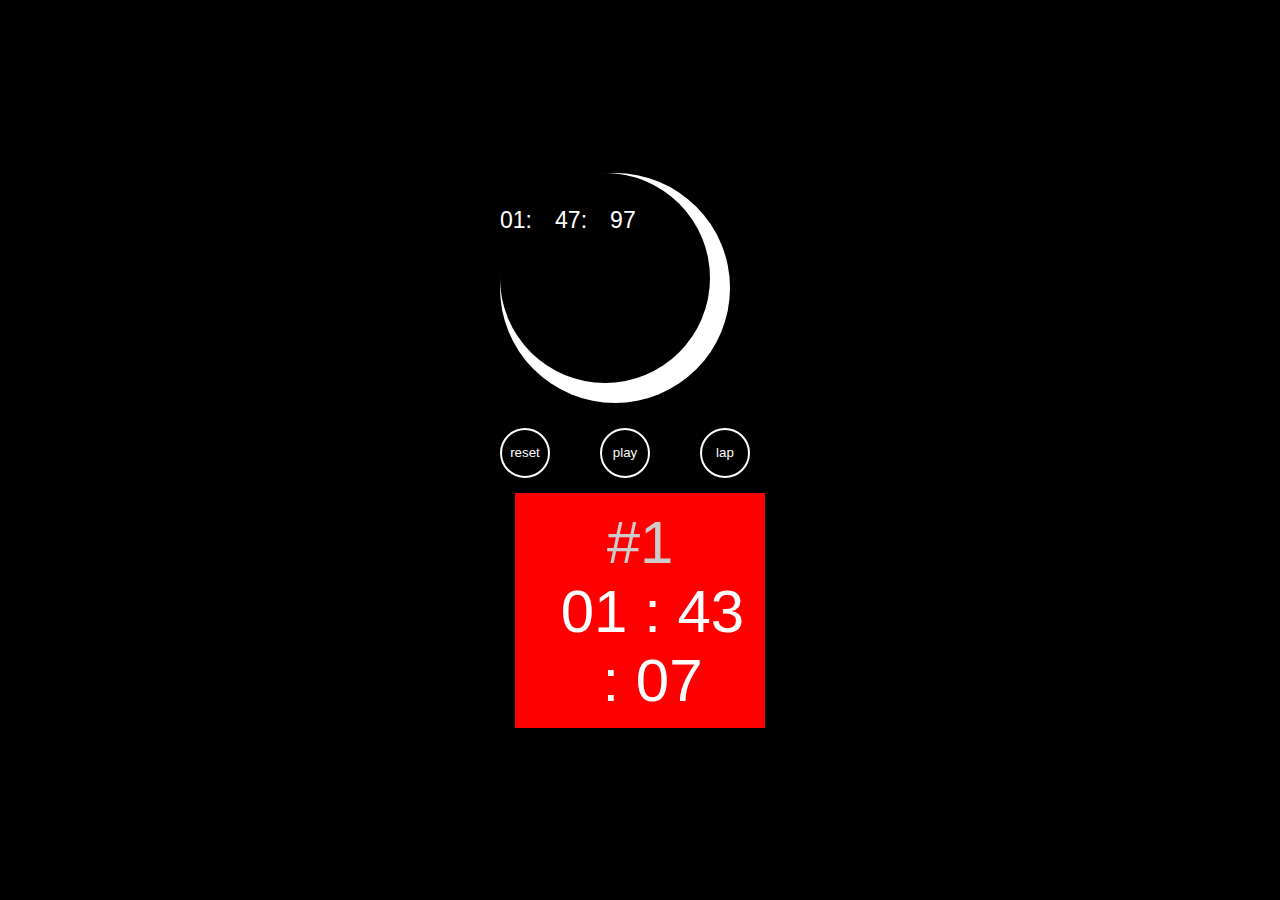
<file: Prodigy InfoTech projects/Stopwatch web Application/index.html>
<!DOCTYPE html>
<html lang="en">
<head>
    <meta charset="UTF-8">
    <meta name="viewport" content="width=device-width, initial-scale=1.0">
    <title>Stopwatch</title>
    <link rel="stylesheet" href="style.css">
</head>
<body>
    <div class="coalner" >
        <div class="wtach">
            <div class="outer-circle">
                <div class="inner-circle">
                    <span class="text minute">01:</span>
                    <span class="text see">&nbsp;47:</span>
                    <span class="text msec">&nbsp;97</span>
                </div>
            </div>
            <div class="button-wrapper">
                <button class="button">reset</button>
                <button class="button">play</button>
                <button class="button">lap</button>
            </div>
        </div>
        <ul class="laps">
            <li class="lap-item">
                <span class="number">#1</span>
                <span class="time-stamp">01 : 43 : 07</span>
            </li>
        </ul>
    </div>
</body>
</html>
</file>
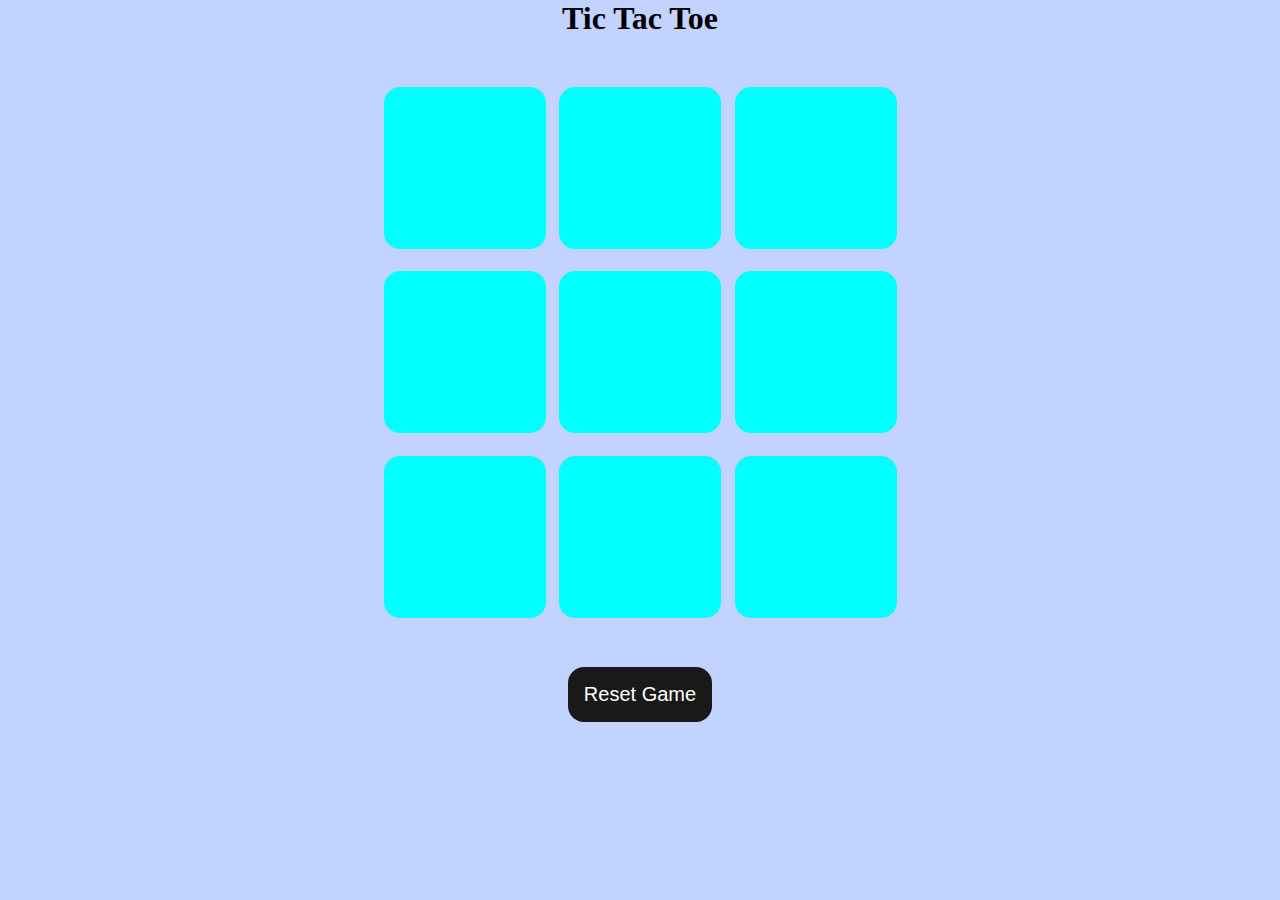
<file: Prodigy InfoTech projects/Tic-Tac-Toe Web application/index.html>
<!DOCTYPE html>
<html lang="en">
<head>
    <meta charset="UTF-8">
    <meta name="viewport" content="width=device-width, initial-scale=1.0">
    <title>Tic-Tac-Toe Game</title>
    <link rel="stylesheet" href="style.css">
</head>
<body>
    <div class="msg-container hide">
        <p id="msg">winner</p>
        <button id="new-btn">New Game</button>
    </div>
    <main>
        <h1>Tic Tac Toe</h1>
        <div class="containar">
            <div class="game">
                <button class="box"></button>
                <button class="box"></button>
                <button class="box"></button>
                <button class="box"></button>
                <button class="box"></button>
                <button class="box"></button>
                <button class="box"></button>
                <button class="box"></button>
                <button class="box"></button>
            </div>
        </div>
        <button id="reset-btn">Reset Game</button>
    </main>
    <script src="app.js"></script>
</body>
</html>
</file>
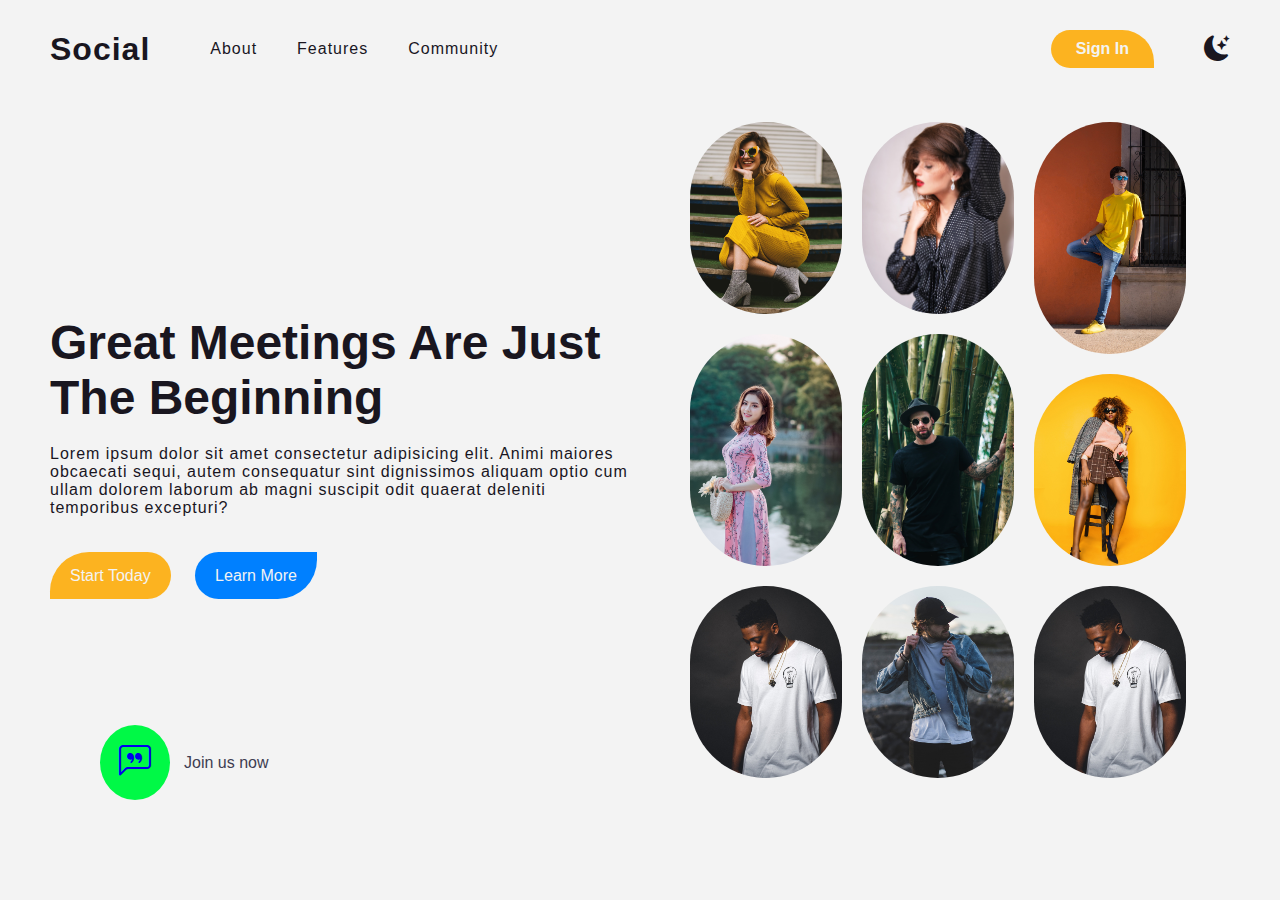
<file: Prodigy InfoTech projects/Responsive landing page/landing.html>
<!DOCTYPE html>
<html lang="en">
<head>
    <meta charset="UTF-8">
    <meta name="viewport" content="width=device-width, initial-scale=1.0">
    <link rel="stylesheet" href="https://cdn.jsdelivr.net/npm/bootstrap-icons@1.11.3/font/bootstrap-icons.min.css">
    <link rel="stylesheet" href="style.css">
    <title>Landing Page</title>
</head>
<body class="light">
    <header>
        <div class="header-left">
            <a href="/" class="logo">Social</a>
            <ul class="nav">
                <li><a href="#">About</a></li>
                <li><a href="#">Features</a></li>
                <li><a href="#">Community</a></li>
            </ul>
        </div>
        <div class="header-right">
            <a href="#" class="signin">Sign In</a>
            <a href="#" class="icon-light" onclick="toggleLightDark();"><i class="bi bi-sun-fill"></i></a>
            <a href="#" class="icon-dark" onclick="toggleLightDark();"><i class="bi bi-moon-stars-fill"></i></a>
        </div>
    </header>
    <div class="banner">
        <div class="content">
            <h2 class="title">Great Meetings Are Just The Beginning</h2>
            <p>Lorem ipsum dolor sit amet consectetur adipisicing elit. Animi maiores obcaecati sequi, autem consequatur sint dignissimos aliquam optio cum ullam dolorem laborum ab magni suscipit odit quaerat deleniti temporibus excepturi?</p>
            <div class="button">
                <a href="#" class="btn-left">Start Today</a>
                <a href="#" class="btn-right">Learn More</a>
            </div>
        </div>
        <div class="gallery">
            <div class="item">
                <img src="./images/women-1.jpg" alt=""/>
            </div>
            <div class="item">
                <img src="./images/women-2.jpg" alt=""/>
            </div>
            <div class="item">
                <img src="./images/women-3.jpg" alt=""/>
            </div>
            <div class="item">
                <img src="./images/women-4.jpg" alt=""/>
            </div>
            <div class="item">
                <img src="./images/men-3.jpg" alt=""/>
            </div>
            <div class="item">
                <img src="./images/men-1.jpg" alt=""/>
            </div>
            <div class="item">
                <img src="./images/men-2.jpg" alt=""/>
            </div>
            <div class="item">
                <img src="./images/men-3.jpg" alt=""/>
            </div>
            <div class="item">
                <img src="./images/men-4.jpg" alt=""/>
            </div>
        </div>
    </div>
    <div class="link">
        <a href="#" class="chat"><i class="bi bi-chat-left-quote"></i></a>
        <p>Join us now</p>
    </div>
    <script src="main.js"></script>
</body>
</html>
</file>
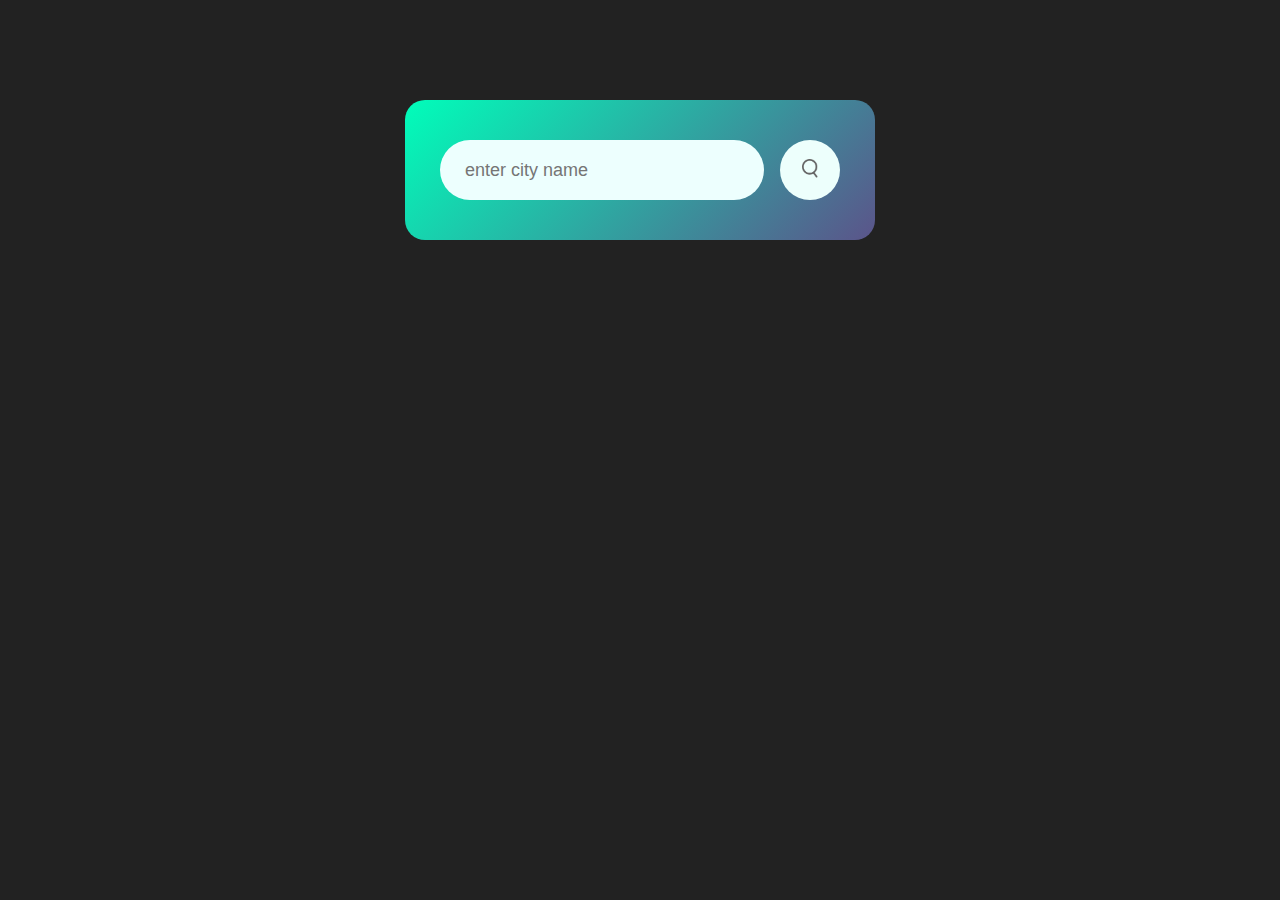
<file: Prodigy InfoTech projects/Weather App/weather.html>
<!DOCTYPE html>
<html lang="en">
<head>
    <meta charset="UTF-8">
    <meta name="viewport" content="width=device-width, initial-scale=1.0">
    <title>Weather-App</title>
    <link rel="stylesheet" href="style.css">
</head>
<body>
    <div class="card">
        <div class="search">
            <input type="text" placeholder="enter city name" spellcheck="false">
            <button>
                <img src="images/search.png" alt="">
            </button>
        </div>
        <div class="weather">
            <img src="images/rain.png" class="weather-icon">
            <h1 class="temp">32°C</h1>
            <h2 class="city">new york</h2>
            <div class="detalis">
                <div class="col">
                    <img src="images/humidity.png">
                    <div>
                        <p class="humidity">50%</p>
                        <p>humidity</p>
                    </div>
                </div>
                <div class="col">
                    <img src="images/wind.png">
                    <div>
                        <p class="wind speed">15 km/h</p>
                        <p>wind speed</p>
                    </div>
                </div>
            </div>
        </div>
    </div>
    <script src="app.js"></script>
</body>
</html>
</file>
<file: Prodigy InfoTech projects/Stopwatch web Application/style.css>
* {
    margin: 0;
    padding: 0;
    box-sizing: border-box;
}
body {
    font-family: sans-serif;
    font-size: 60px;
    width: 100%;
    height: 100vh;
    background-color: black;
    display: flex;
    justify-content: center;
    align-items: center;
}

.outer-circle {
    width:230px;
    height:230px;
    border-radius: 50%;
    background-color: white;
}

.inner-circle {
    width: 210px;
    height: 210px;
    border-radius: 50%;
    background-color:black;
}

.laps {
    height: 250px;
    overflow: auto;
}
.text {
    color: white;
    font-size: 23px;

}
.minute {
    font-size: 43;
}
.sec {
    font-size: 34px;
}
.msec {
    font-size: 23px;
}

.button-wrapper {
    width: 250px;
    margin-top: 25px;
    display: flex;
    justify-content: space-between;
}
.button {
    width: 50px;
    height: 50px;
    border-radius: 50%;
    border: 2px solid white;
    background-color: black;
    color: white;
    cursor: pointer;
}
.button:hover {
    background-color: white;
    color: black;
}

.laps {
    list-style: none;
    color: white;
    height: 250px;
    overflow: auto;
    position: relative;
    padding: 15px;
}

.lap-item {
    display: inline-block;
    width: 250px;
    padding: 15px;
    background-color: red;
    text-align: center;
}

.number{
    color: #cccccc;
}
.time-stamp {
    display: inline-block;
    margin-left: 25px;
}
</file>
<file: Prodigy InfoTech projects/Tic-Tac-Toe Web application/style.css>
*{
    margin: 0;
    padding: 0;
}
body{
    background-color: #c1d3fe;
    text-align: center;
}
.containar{
    height: 70vh;
    display: flex;
    justify-content: center;
    align-items: center;
}
.game{
    height: 60vmin;
    width: 60vmin;
    display: flex;
    flex-wrap: wrap;
    justify-content: center;
    align-items: center;
    gap: 1.5vmin;
}
.box{
    height: 18vmin;
    width: 18vmin;
    border-radius: 1rem;
    border: none;
    box-sizing:0 0 1rem rgba(0,0,0,o.1);
    font-size: 8vmin;
    color: #b0413e;
    background-color: aqua;
}
#reset-btn{
    padding: 1rem;
    font-size: 1.25rem;
    background-color: #191919; ;
    color: #fff;
    border-radius: 1rem;
    border: none;
}

#new-btn{
    padding: 1rem;
    font-size: 1.25rem;
    background-color: #191919; ;
    color: #fff;
    border-radius: 1rem;
    border: none;

}

#msg{
    color: #ffffc7;
    font-size: 5vmin;
}
.msg-container{
    height: 100vmin;
    display: flex;
    justify-content: center;
    align-items: center;
    flex-direction: column;
    gap: 4rem;
}
.hide{
    display: none;
}
</file>
<file: Prodigy InfoTech projects/Responsive landing page/style.css>
@import url('https://fonts.googleapis.com/css2?family=Oswald:wght@200..700&display=swap');
@import url('https://fonts.googleapis.com/css2?family=Oswald:wght@200..700&family=Varela+Round&display=swap');

* {
    margin: 0;
    padding: 0;
    box-sizing: border-box;
}

:root {
    --dark: #19161f;
    --light: #f3f3f3;
    --primary: #fcb320;
    --primaryhover: #ff8000;
    --second: #0080ff;
    --secondhover: #0051ff;
}

body {
    position: relative;
    background: var(--dark);
    font-family: 'Roboto', sans-serif;
    width: 100%;
    min-height: 100vh;
    overflow: hidden;
    transition: 1s;
}

body.light {
    background: var(--light);
}

header {
    position: absolute;
    top: 0;
    left: 0;
    width: 100%;
    display: flex;
    justify-content: space-between;
    align-items: center;
    padding: 30px 50px;
    z-index: 1000;
}

.header-left,
.header-right {
    display: flex;
    justify-content: space-between;
    align-items: center;
    gap: 50px;
}

.logo {
    font-size: 2rem;
    color: var(--light);
    letter-spacing: 1px;
    font-weight: 800;
    text-decoration: none;
    transition: 0.3s;
}

body.light .logo {
    color: var(--dark);
}

.nav {
    display: flex;
    gap: 20px;
}

.nav li {
    list-style: none;
    margin: 0 10px;
}

.nav li a {
    color: var(--light);
    text-decoration: none;
    font-weight: 400;
    letter-spacing: 1px;
    cursor: pointer;
    transition: 0.3s;
}

body.light .nav li a {
    color: var(--dark);
}

.nav li:hover a,
body.light .nav li:hover a {
    color: var(--primaryhover);
}

.signin {
    font-size: 1rem;
    color: var(--light);
    font-weight: 600;
    text-decoration: none;
    padding: 10px 25px;
    background: var(--primary);
    border-radius: 30px 50px 0 30px;
    transition: 0.3s;
}

.signin:hover {
    background: var(--primaryhover);
}

.icon-light {
    font-size: 1.6rem;
    color: var(--light);
}

.icon-dark {
    color: var(--dark);
    font-size: 1.6rem;
    display: none;
}

body.light .icon-light {
    display: none;
}

body.light .icon-dark {
    display: block;
}

.banner {
    position: relative;
    width: 100%;
    height: 100vh;
    padding: 0 50px;
    display: flex;
    justify-content: space-between;
    align-items: center;
    overflow: hidden;
    transition: 0.5s;
}

.banner .content {
    width: 50%;
}

.banner .content .title {
    font-size: 3rem;
    color: var(--light);
    margin-bottom: 20px;
    transition: 0.3s;
}

.banner .content p {
    color: var(--light);
    font-weight: 250;
    letter-spacing: 1px;
    margin-bottom: 50px;
    transition: 0.3s;
}

body.light .banner .content .title {
    color: var(--dark);
}

body.light .banner .content p {
    color: var(--dark);
}

.banner .content .button a {
    text-decoration: none;
    color: var(--light);
    padding: 15px 20px;
    font-size: 1rem;
    transition: 0.3s;
}

.btn-left {
    background: var(--primary);
    border-radius: 50px 30px 30px 0;
    margin-right: 20px;
}

.btn-right {
    background: var(--second);
    border-radius: 30px 0 50px 30px;
}

.banner .gallery {
    width: 50%;
    height: 84%;
    padding: 50px;
    display: grid;
    grid-template-columns: repeat(3, 1fr);
    grid-gap: 20px;
}

.gallery .item {
    position: relative;
    width: 152px;
    overflow: hidden;
    border-radius: 100px;
    transition: ease-in-out 0.3s;
    cursor: pointer;
}

.gallery .item:hover {
    box-shadow: 0 0 30px rgba(255, 255, 255, 0.6);
}

body.light .gallery .item:hover {
    box-shadow: 0 0 30px rgba(0, 0, 0, 0.6);
}

.gallery .item img {
    width: 100%;
    height: 100%;
    object-fit: cover;
    object-position: center;
}

.gallery .item:nth-last-of-type(1) {
    grid-row: 1 / 4;
    animation: move 5s linear infinite;
}

.gallery .item:nth-last-of-type(8) {
    animation: moveInverse 5s linear infinite;
}

.gallery .item:nth-last-of-type(5),
.gallery .item:nth-last-of-type(3),
.gallery .item:nth-last-of-type(7),
.gallery .item:nth-last-of-type(2),
.gallery .item:nth-last-of-type(9) {
    animation: move 5s linear infinite;
}

.gallery .item:nth-last-of-type(3) {
    grid-row: 2 / 5;
    animation: moveInverse 5s linear infinite;
}

.gallery .item:nth-last-of-type(4) {
    animation: moveInverse 5s linear infinite;
}

.gallery .item:nth-last-of-type(6) {
    grid-row: 2 / 5;
    animation: move 5s linear infinite;
}

@keyframes move {
    0%,
    100% {
        transform: translateY(0);
    }
    50% {
        transform: translateY(100px);
    }
}

@keyframes moveInverse {
    0%,
    100% {
        transform: translateY(0);
    }
    50% {
        transform: translateY(-100px);
    }
}

.link {
    position: absolute;
    left: 100px;
    bottom: 100px;
    display: inline-flex;
    justify-content: center;
    align-items: center;
    gap: 14px;
    z-index: 1000;
}

.link p {
    color: #3e3d51;
}

.chat {
    padding: 19px;
    background: #00f946;
    font-size: 2rem;
    border-radius: 50%;
}

/* Responsive Styles */
@media (max-width: 768px) {
    header {
        flex-direction: column;
        align-items: flex-start;
        padding: 20px;
    }
    .header-left,
    .header-right {
        flex-direction: column;
        gap: 20px;
    }
    .banner {
        flex-direction: column;
        padding: 0 20px;
    }
    .banner .content {
        width: 100%;
    }
    .banner .gallery {
        width: 100%;
        padding: 20px;
        grid-template-columns: repeat(2, 1fr);
        grid-gap: 10px;
    }
}
</file>
<file: Prodigy InfoTech projects/Weather App/style.css>
* {
    margin: 0;
    padding: 0;
    font-family: 'poppins', sans-serif;
    box-sizing: border-box;
}
body {
    background: #222;
}
.card {
    width: 90%;
    max-width: 470px;
    background: linear-gradient(135deg, #00feba, #5b548a);
    color: #fff;
    margin: 100px auto 0;
    border-radius: 20px;
    padding: 40px 35px;
    text-align: center;
}
.search {
    width: 100%;
    display: flex;
    align-items: center;
    justify-content: space-between;
}
.search input {
    border: 0;
    outline: 0;
    background: #edfffe;
    color: #555;
    padding: 10px 25px;
    height: 60px;
    border-radius: 30px;
    flex: 1;
    margin-right: 16px;
    font-size: 18px;
}
.search button {
    border: 0;
    outline: 0;
    background: #edfffc;
    border-radius: 50%;
    width: 60px;
    height: 60px;
    cursor: pointer;
}
.search button img {
    width: 16px;
}
.weather-icon{
    width: 170px;
    margin-top: 30px;
}
.weather h1{
    font-size: 80px;
    font-weight: 500;
}
.weather h2{
    font-size: 45px;
    font-weight: 400;
    margin-top: -10px;
}
.detalis{
    display: flex;
    align-items: center;
    justify-content: space-between;
    padding: 0 20px;
    margin-top: 50px; 
}
.col{
    display: flex;
    align-items: center;
    text-align: left;
}
.col img{
    width: 40px;
    margin-right: 10px;
}
.humidity, .wind{
    font-size: 20px;
    margin-top: -6px;
}
.weather{
    display: none;
}
</file>
